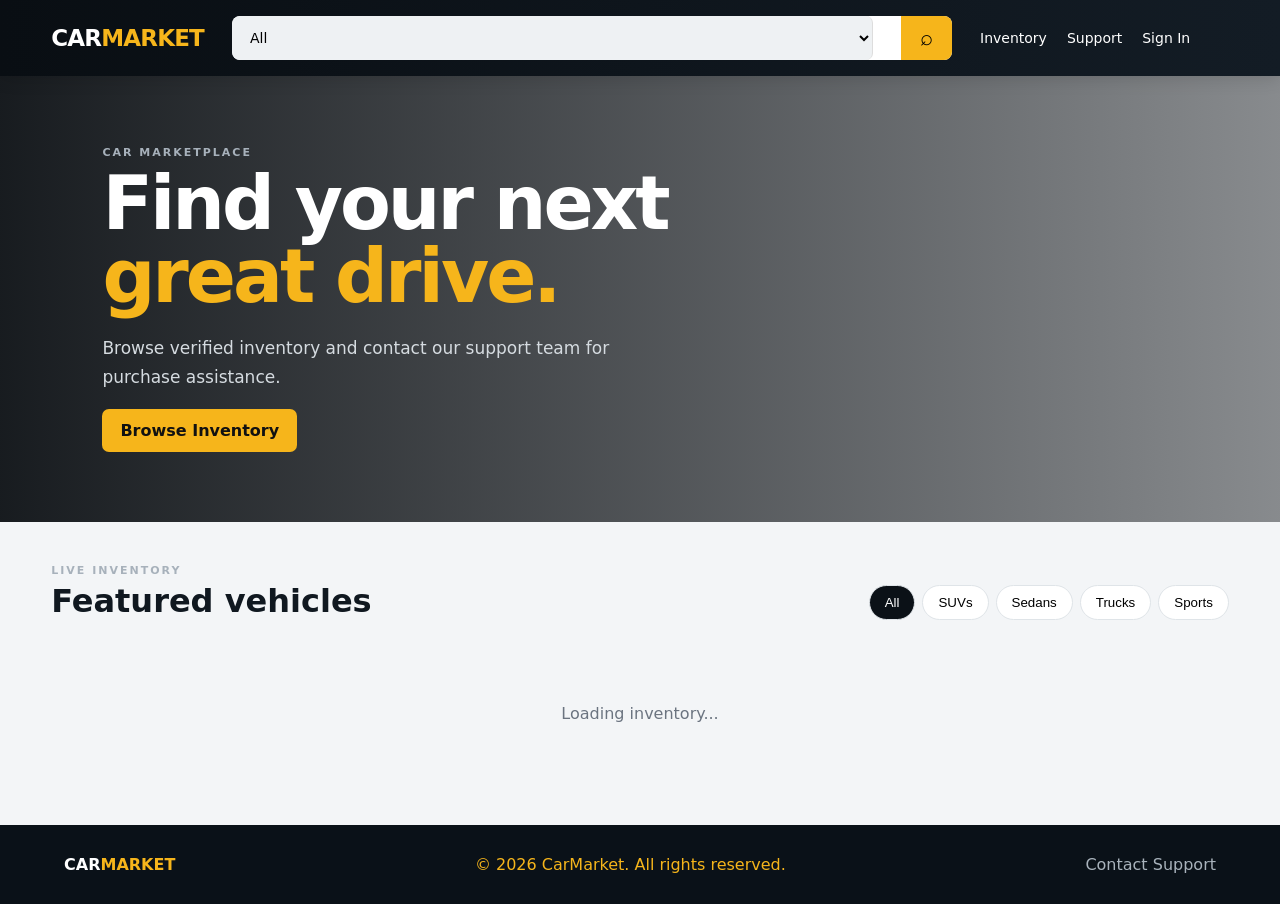
<file: templates/index.html>
<!doctype html>
<html lang="en"><head>
<meta charset="utf-8"><meta name="viewport" content="width=device-width,initial-scale=1">
<title>CarMarket | Premium Vehicle Marketplace</title>
<link rel="stylesheet" href="/static/css/style.css">
</head><body>
<header class="topbar">
  <a class="brand" href="/">CAR<span>MARKET</span></a>
  <div class="search"><select id="categorySelect"><option>All</option><option>SUVs</option><option>Sedans</option><option>Trucks</option><option>Sports Cars</option><option>Luxury</option></select><input id="searchInput" placeholder="Search make, model or category"><button onclick="loadCars()">⌕</button></div>
  <nav><a href="/">Inventory</a><a href="/contact">Support</a><a id="accountLink" href="/login">Sign In</a></nav>
</header>
<section class="hero">
  <div><p class="eyebrow">CAR MARKETPLACE</p><h1>Find your next<br><span>great drive.</span></h1><p>Browse verified inventory and contact our support team for purchase assistance.</p><a class="btn primary" href="#inventory">Browse Inventory</a></div>
</section>
<main id="inventory" class="page">
  <div class="section-head"><div><p class="eyebrow">LIVE INVENTORY</p><h2>Featured vehicles</h2></div><div class="filters"><button class="filter active" onclick="setCat('All',this)">All</button><button class="filter" onclick="setCat('SUVs',this)">SUVs</button><button class="filter" onclick="setCat('Sedans',this)">Sedans</button><button class="filter" onclick="setCat('Trucks',this)">Trucks</button><button class="filter" onclick="setCat('Sports Cars',this)">Sports</button></div></div>
  <div id="cars" class="car-grid"><div class="loading">Loading inventory...</div></div>
</main>
<footer><strong>CAR<span>MARKET</span></strong><span>© 2026 CarMarket. All rights reserved.</span><a href="/contact">Contact Support</a></footer>
<script src="/static/js/app.js"></script><script>document.addEventListener('DOMContentLoaded',()=>loadCars());</script>
</body></html>
</file>
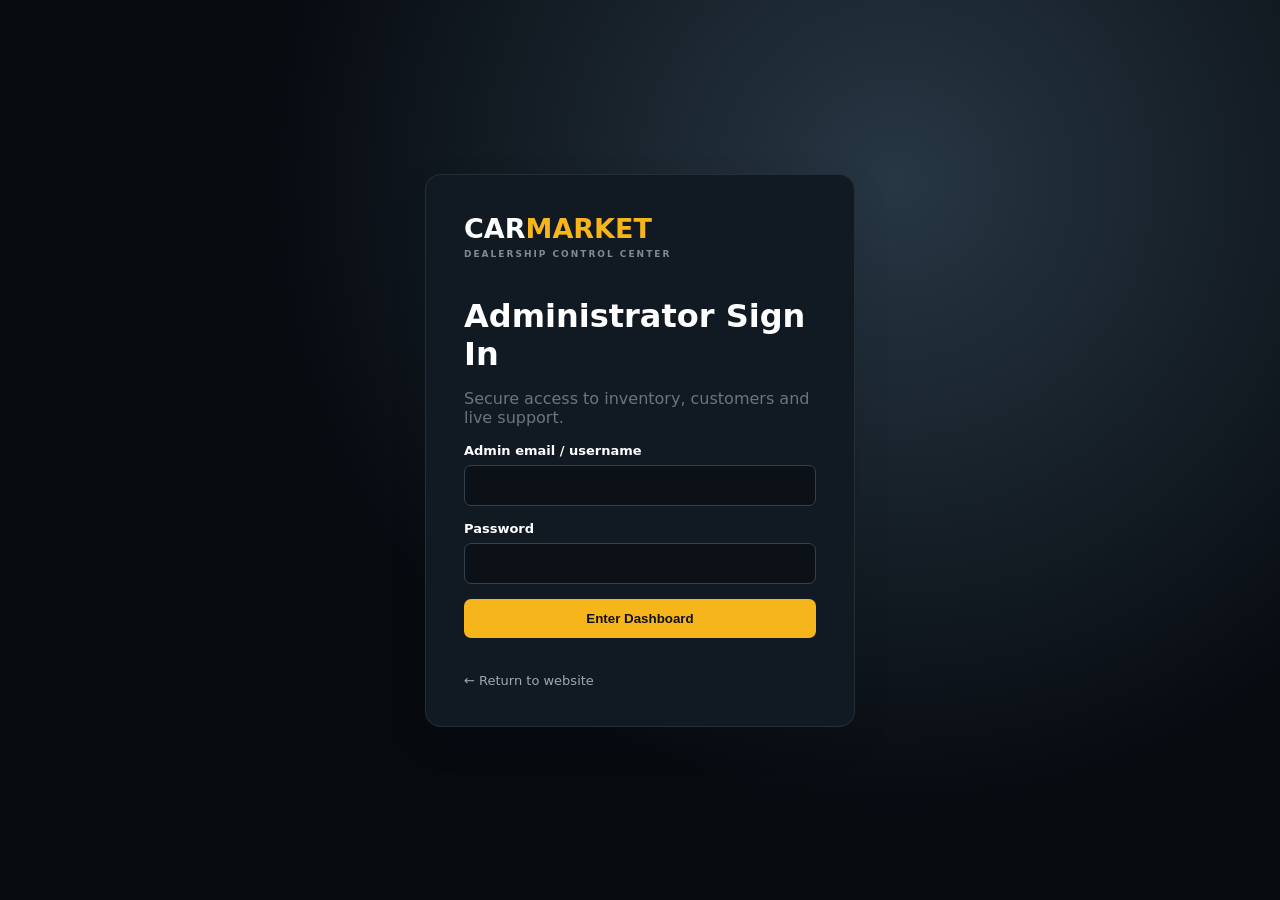
<file: templates/admin-login.html>
<!doctype html><html><head><meta charset="utf-8"><meta name="viewport" content="width=device-width,initial-scale=1"><title>Admin Login | CarMarket</title><link rel="stylesheet" href="/static/css/style.css"></head><body class="admin-auth"><div class="admin-login"><div class="admin-brand">CAR<span>MARKET</span><small>DEALERSHIP CONTROL CENTER</small></div><h1>Administrator Sign In</h1><p>Secure access to inventory, customers and live support.</p><form id="adminLoginForm"><label>Admin email / username<input id="email" autocomplete="username" required></label><label>Password<input id="password" type="password" autocomplete="current-password" required></label><button class="btn gold full">Enter Dashboard</button><div id="error" class="error"></div></form><a href="/">← Return to website</a></div></body><script src="/static/js/app.js"></script><script>setupAdminLogin();</script></html>
</file>
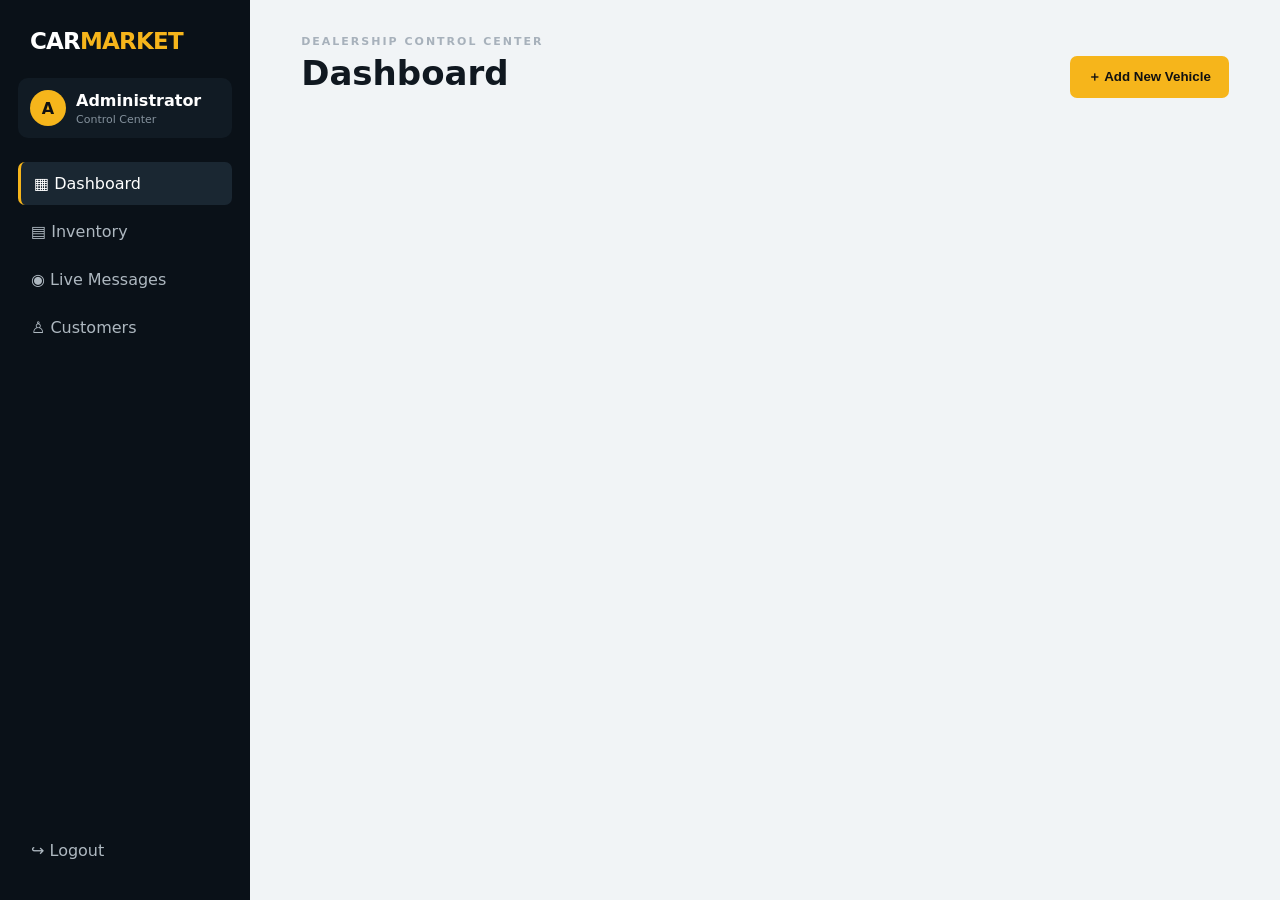
<file: templates/admin.html>
<!doctype html><html><head><meta charset="utf-8"><meta name="viewport" content="width=device-width,initial-scale=1"><title>Admin Dashboard | CarMarket</title><link rel="stylesheet" href="/static/css/style.css"></head><body class="admin-body"><aside class="sidebar"><a class="brand" href="/">CAR<span>MARKET</span></a><div class="admin-user"><div class="avatar">A</div><div><strong>Administrator</strong><small>Control Center</small></div></div><nav><button class="side active" data-view="dashboard">▦ Dashboard</button><button class="side" data-view="inventory">▤ Inventory</button><button class="side" data-view="messages">◉ Live Messages <b id="msgBadge"></b></button><button class="side" data-view="customers">♙ Customers</button></nav><button class="side logout" onclick="adminLogout()">↪ Logout</button></aside><main class="admin-main"><header class="admin-head"><div><p class="eyebrow">DEALERSHIP CONTROL CENTER</p><h1 id="viewTitle">Dashboard</h1></div><button class="btn gold" onclick="openCarModal()">＋ Add New Vehicle</button></header><section id="adminContent"></section></main><div id="modal" class="modal hidden"><div class="modal-card"><button class="modal-x" onclick="closeModal()">×</button><h2 id="modalTitle">Add Vehicle</h2><form id="carForm" class="form-grid"><input type="hidden" id="carId"><label>Year<input id="year" type="number" required></label><label>Make<input id="make" required></label><label>Model<input id="model" required></label><label>Category<select id="category"><option>SUVs</option><option>Sedans</option><option>Trucks</option><option>Sports Cars</option><option>Luxury</option><option>Other</option></select></label><label>Price ($)<input id="price" type="number" step="0.01" required></label><label>Mileage<input id="mileage" type="number" required></label><label>Transmission<input id="transmission" value="Automatic" required></label><label>Fuel Type<input id="fuel_type" value="Gasoline" required></label><label class="wide">Upload Photos<input id="photos" type="file" accept="image/*" multiple><small>Upload from your phone/computer. You can select multiple photos.</small></label><label class="wide">Or Image URLs<textarea id="imageUrls" placeholder="One direct image URL per line"></textarea></label><label class="wide">Description<textarea id="description"></textarea></label><label class="check"><input id="featured" type="checkbox"> Featured / Great Deal</label><button class="btn gold wide">Save Vehicle</button><div id="carError" class="error wide"></div></form></div></div><script src="/static/js/app.js"></script><script>initAdmin();</script></body></html>
</file>
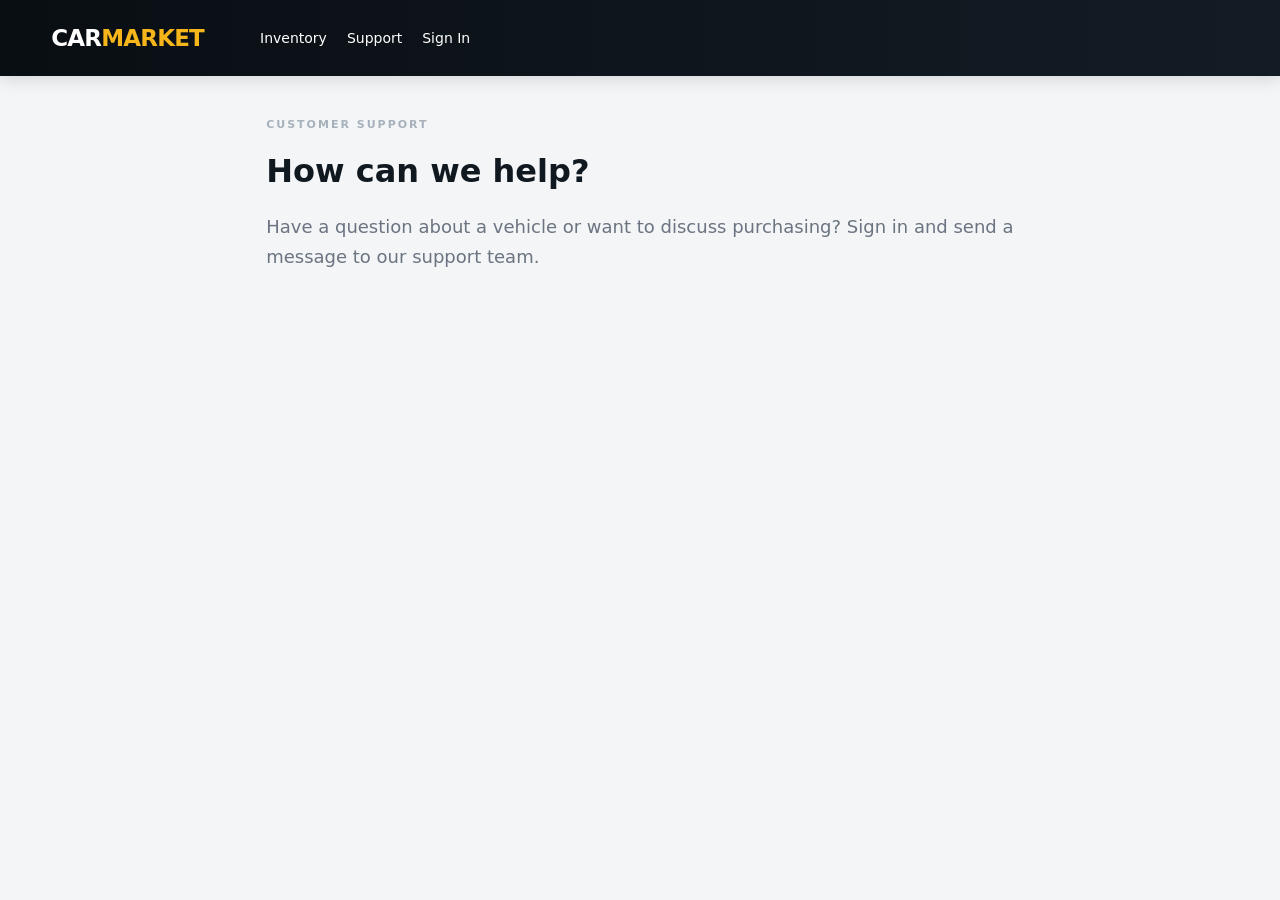
<file: templates/contact.html>
<!doctype html><html><head><meta charset="utf-8"><meta name="viewport" content="width=device-width,initial-scale=1"><title>Support | CarMarket</title><link rel="stylesheet" href="/static/css/style.css"></head><body><header class="topbar"><a class="brand" href="/">CAR<span>MARKET</span></a><div></div><nav><a href="/">Inventory</a><a href="/contact">Support</a><a id="accountLink" href="/login">Sign In</a></nav></header><main class="page narrow"><p class="eyebrow">CUSTOMER SUPPORT</p><h1>How can we help?</h1><p class="lead">Have a question about a vehicle or want to discuss purchasing? Sign in and send a message to our support team.</p><div id="contactArea"></div></main><script src="/static/js/app.js"></script><script>setupContact();</script></body></html>
</file>
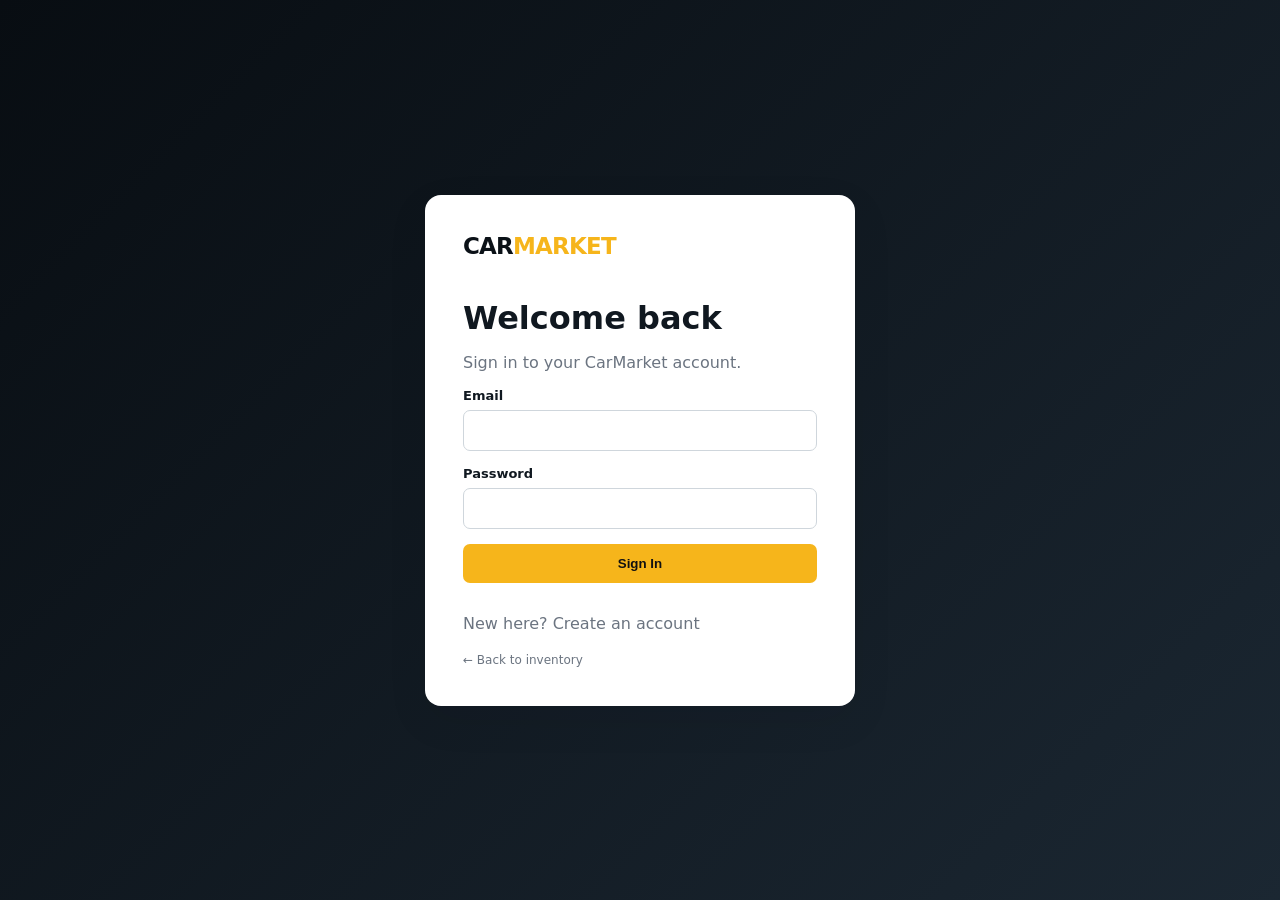
<file: templates/login.html>
<!doctype html><html><head><meta charset="utf-8"><meta name="viewport" content="width=device-width,initial-scale=1"><title>Sign In | CarMarket</title><link rel="stylesheet" href="/static/css/style.css"></head><body class="auth-body"><div class="auth-card"><a class="brand" href="/">CAR<span>MARKET</span></a><h1>Welcome back</h1><p>Sign in to your CarMarket account.</p><form id="loginForm"><label>Email<input id="email" type="email" required></label><label>Password<input id="password" type="password" required></label><button class="btn primary full">Sign In</button><div id="error" class="error"></div></form><p class="muted">New here? <a href="/register">Create an account</a></p><a class="muted small" href="/">← Back to inventory</a></div><script src="/static/js/app.js"></script><script>setupCustomerLogin();</script></body></html>
</file>
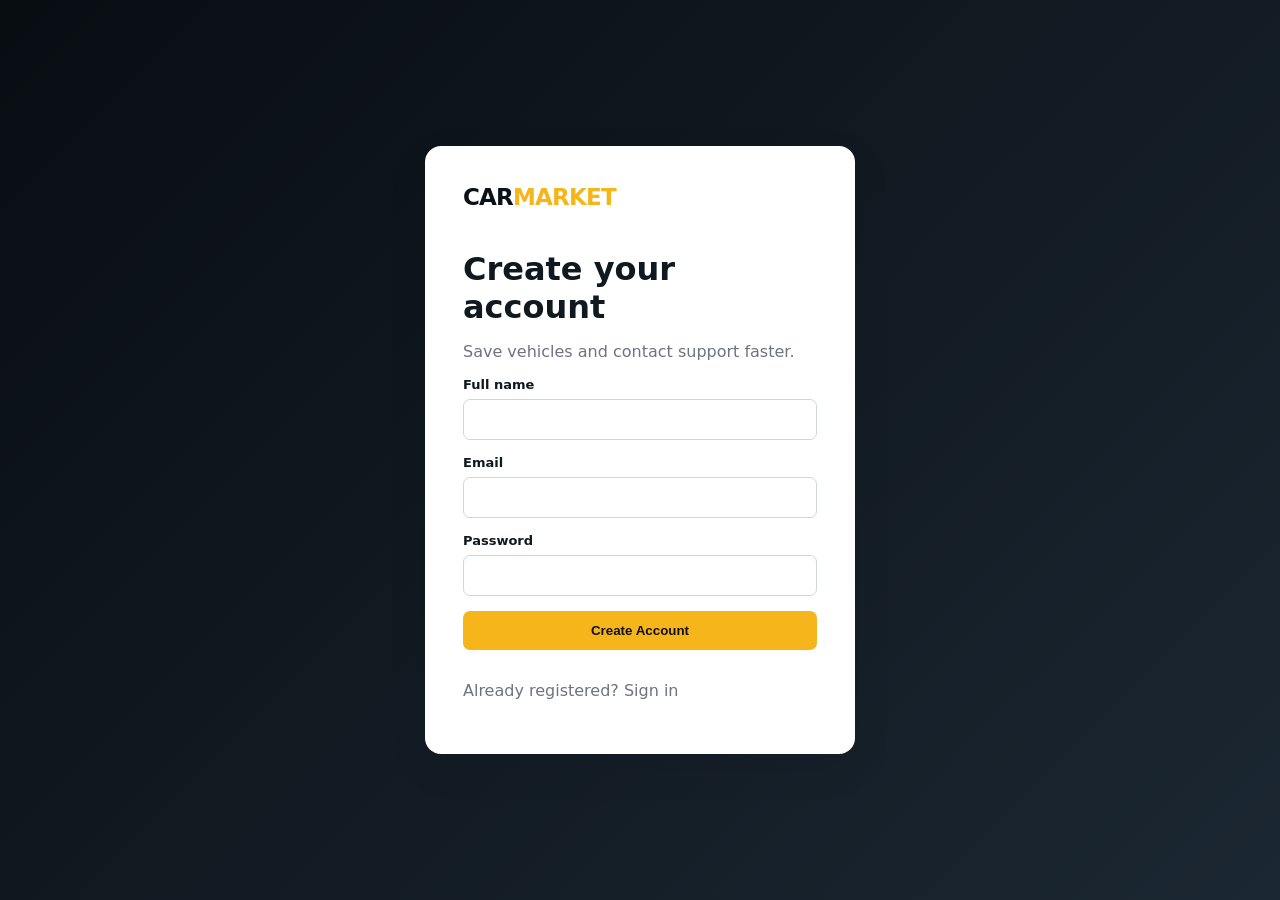
<file: templates/register.html>
<!doctype html><html><head><meta charset="utf-8"><meta name="viewport" content="width=device-width,initial-scale=1"><title>Create Account | CarMarket</title><link rel="stylesheet" href="/static/css/style.css"></head><body class="auth-body"><div class="auth-card"><a class="brand" href="/">CAR<span>MARKET</span></a><h1>Create your account</h1><p>Save vehicles and contact support faster.</p><form id="registerForm"><label>Full name<input id="name" required minlength="2"></label><label>Email<input id="email" type="email" required></label><label>Password<input id="password" type="password" minlength="8" required></label><button class="btn primary full">Create Account</button><div id="error" class="error"></div></form><p class="muted">Already registered? <a href="/login">Sign in</a></p></div><script src="/static/js/app.js"></script><script>setupRegister();</script></body></html>
</file>
<file: static/css/style.css>
:root{--nav:#0b1117;--nav2:#111a23;--gold:#f6b51b;--gold2:#ffcc3a;--bg:#f3f5f7;--ink:#101820;--muted:#6b7480;--line:#dfe4e8;--card:#fff;--green:#16834b;--red:#b42318;--shadow:0 14px 40px rgba(10,18,28,.08)}
*{box-sizing:border-box}html{scroll-behavior:smooth}body{margin:0;font-family:Inter,ui-sans-serif,system-ui,-apple-system,BlinkMacSystemFont,"Segoe UI",sans-serif;background:var(--bg);color:var(--ink)}a{text-decoration:none;color:inherit}.brand{font-size:23px;font-weight:900;letter-spacing:-.8px;color:#fff}.brand span,.admin-brand span,footer span{color:var(--gold)}.topbar{height:76px;background:linear-gradient(90deg,#090e13,#131c25);display:flex;align-items:center;gap:28px;padding:0 4vw;color:#fff;position:sticky;top:0;z-index:20;box-shadow:0 3px 16px #0002}.topbar nav{display:flex;gap:20px;font-size:14px;white-space:nowrap}.topbar nav a:hover{color:var(--gold)}.search{display:flex;flex:1;max-width:720px;height:44px;border-radius:8px;overflow:hidden;background:#fff}.search select,.search input{border:0;outline:0;padding:0 14px;font-size:14px}.search select{background:#eef1f3;border-right:1px solid #ddd}.search input{flex:1}.search button{width:56px;border:0;background:var(--gold);font-size:22px;cursor:pointer}.hero{min-height:440px;padding:70px 8vw;display:flex;align-items:center;background:linear-gradient(90deg,rgba(5,9,13,.92),rgba(5,9,13,.45)),url("https://images.unsplash.com/photo-1503376780353-7e6692767b70?auto=format&fit=crop&w=1800&q=85") center/cover;color:#fff}.hero h1{font-size:clamp(42px,6vw,74px);line-height:.98;margin:8px 0 22px;letter-spacing:-3px}.hero h1 span{color:var(--gold)}.hero p:not(.eyebrow){max-width:560px;color:#d5dbe0;font-size:17px;line-height:1.7}.eyebrow{font-size:11px;font-weight:900;letter-spacing:2px;color:#a7b1bb;margin:0}.page{max-width:1400px;margin:auto;padding:42px 4vw}.section-head{display:flex;justify-content:space-between;gap:20px;align-items:end;margin-bottom:24px}.section-head h2{font-size:32px;margin:5px 0 0}.filters{display:flex;gap:7px;flex-wrap:wrap}.filter{border:1px solid var(--line);background:#fff;border-radius:999px;padding:9px 15px;cursor:pointer}.filter.active,.filter:hover{background:var(--nav);color:#fff}.car-grid{display:grid;grid-template-columns:repeat(3,1fr);gap:20px}.car-card{background:#fff;border:1px solid var(--line);border-radius:12px;overflow:hidden;box-shadow:0 5px 18px #0b11170a;transition:.2s}.car-card:hover{transform:translateY(-3px);box-shadow:var(--shadow)}.car-image{height:220px;position:relative;background:#e9edf0}.car-image img{width:100%;height:100%;object-fit:cover}.badge{position:absolute;left:12px;top:12px;background:var(--gold);padding:7px 10px;border-radius:5px;font-size:11px;font-weight:900}.car-body{padding:18px}.car-body h3{margin:0 0 8px;font-size:19px}.specs{font-size:12px;color:var(--muted);display:flex;gap:8px;flex-wrap:wrap}.price{font-size:28px;font-weight:900;margin-top:18px}.monthly{font-size:12px;color:var(--muted)}.btn{border:0;border-radius:7px;padding:12px 18px;font-weight:800;cursor:pointer;display:inline-flex;align-items:center;justify-content:center;gap:8px}.primary,.gold{background:var(--gold);color:#111}.primary:hover,.gold:hover{background:var(--gold2)}.full{width:100%}.car-body .btn{margin-top:16px;width:100%}.loading{padding:60px;text-align:center;color:var(--muted);grid-column:1/-1}.auth-body{min-height:100vh;display:grid;place-items:center;background:linear-gradient(135deg,#080d12,#1b2732)}.auth-card,.admin-login{width:min(430px,92vw);background:#fff;border-radius:16px;padding:38px;box-shadow:var(--shadow)}.auth-card .brand{display:block;color:var(--nav);margin-bottom:40px}.auth-card h1,.admin-login h1{margin-bottom:6px}.auth-card p,.admin-login p{color:var(--muted)}form{display:grid;gap:15px}label{font-size:13px;font-weight:700;display:grid;gap:7px}input,select,textarea{width:100%;border:1px solid #cfd6dc;border-radius:7px;padding:12px;background:#fff;outline:none;font:inherit}input:focus,select:focus,textarea:focus{border-color:var(--gold);box-shadow:0 0 0 3px #f6b51b22}textarea{min-height:100px;resize:vertical}.muted{color:var(--muted)}.small{font-size:12px}.error{color:var(--red);font-size:13px}.narrow{max-width:850px}.lead{color:var(--muted);font-size:18px;line-height:1.7}.detail-grid{display:grid;grid-template-columns:1.3fr .9fr;gap:34px}.gallery-main{height:500px;border-radius:15px;overflow:hidden;background:#e8edf0}.gallery-main img{width:100%;height:100%;object-fit:cover}.thumbs{display:flex;gap:10px;margin-top:12px;overflow:auto}.thumbs img{width:90px;height:65px;object-fit:cover;border-radius:7px;cursor:pointer}.detail-panel{background:#fff;border:1px solid var(--line);border-radius:14px;padding:30px;height:max-content}.detail-panel h1{font-size:36px;margin:5px 0 12px}.detail-price{font-size:40px;font-weight:900}.spec-table{display:grid;grid-template-columns:1fr 1fr;margin:25px 0;border-top:1px solid var(--line)}.spec-table div{padding:13px 0;border-bottom:1px solid var(--line);font-size:13px}.support-box{background:#f8fafb;border:1px solid var(--line);padding:18px;border-radius:10px;margin-top:18px}.admin-auth{min-height:100vh;background:radial-gradient(circle at 70% 20%,#273744,#070b10 55%);display:grid;place-items:center;color:#fff}.admin-login{background:#111a23;color:#fff;border:1px solid #ffffff15}.admin-login input{background:#0b1117;color:#fff;border-color:#33414e}.admin-login>a{display:block;margin-top:20px;color:#9ca9b5;font-size:13px}.admin-brand{font-weight:900;font-size:27px;margin-bottom:38px}.admin-brand small{display:block;font-size:9px;letter-spacing:2px;color:#7e8b96;margin-top:5px}.admin-body{display:flex;min-height:100vh;background:#f1f4f6}.sidebar{width:250px;background:#0a1118;color:#fff;padding:28px 18px;display:flex;flex-direction:column;gap:24px;position:fixed;inset:0 auto 0 0}.sidebar .brand{padding:0 12px}.admin-user{display:flex;gap:10px;align-items:center;background:#111b24;padding:12px;border-radius:10px}.admin-user small{display:block;color:#84919c;font-size:11px;margin-top:3px}.avatar{width:36px;height:36px;border-radius:50%;display:grid;place-items:center;background:var(--gold);color:#111;font-weight:900}.sidebar nav{display:grid;gap:5px}.side{border:0;background:transparent;color:#aeb8c0;text-align:left;padding:12px 13px;border-radius:7px;cursor:pointer;font:inherit}.side:hover,.side.active{background:#1a2732;color:#fff}.side.active{border-left:3px solid var(--gold)}.logout{margin-top:auto}.admin-main{margin-left:250px;width:calc(100% - 250px);padding:35px 4vw}.admin-head{display:flex;justify-content:space-between;align-items:end;margin-bottom:28px}.admin-head h1{margin:5px 0;font-size:34px}.stats{display:grid;grid-template-columns:repeat(4,1fr);gap:16px}.stat{background:#fff;border:1px solid var(--line);border-radius:11px;padding:20px}.stat small{color:var(--muted)}.stat strong{display:block;font-size:30px;margin-top:7px}.panel{background:#fff;border:1px solid var(--line);border-radius:12px;margin-top:20px;overflow:hidden}.panel-head{padding:18px 20px;border-bottom:1px solid var(--line);display:flex;justify-content:space-between}.table-wrap{overflow:auto}.table{width:100%;border-collapse:collapse;min-width:760px}.table th,.table td{text-align:left;padding:13px 16px;border-bottom:1px solid #edf0f2;font-size:13px}.table th{font-size:11px;color:var(--muted);text-transform:uppercase;letter-spacing:.7px}.mini-img{width:62px;height:42px;border-radius:5px;object-fit:cover}.status{display:inline-block;padding:5px 8px;border-radius:999px;font-size:10px;font-weight:800}.available{background:#e7f6ee;color:var(--green)}.sold{background:#fdecec;color:var(--red)}.reserved{background:#fff5dc;color:#8a5b00}.actions{display:flex;gap:6px}.icon-btn{border:1px solid var(--line);background:#fff;border-radius:6px;padding:7px;cursor:pointer}.icon-btn.danger{color:var(--red)}.modal{position:fixed;inset:0;background:#071018aa;display:grid;place-items:center;padding:20px;z-index:50}.modal.hidden{display:none}.modal-card{background:#fff;width:min(800px,96vw);max-height:92vh;overflow:auto;border-radius:14px;padding:28px;position:relative}.modal-x{position:absolute;right:15px;top:12px;border:0;background:transparent;font-size:28px;cursor:pointer}.form-grid{grid-template-columns:1fr 1fr}.wide{grid-column:1/-1}.form-grid small{font-weight:400;color:var(--muted)}.check{display:flex;grid-template-columns:auto 1fr;align-items:center;gap:8px}.check input{width:auto}.message-list{display:grid;gap:12px}.message{background:#fff;border:1px solid var(--line);padding:18px;border-radius:11px}.message-head{display:flex;justify-content:space-between;gap:12px}.message-head small{color:var(--muted)}.message p{line-height:1.5}.reply{display:flex;gap:8px}.reply input{flex:1}.customer-row{display:flex;justify-content:space-between;padding:17px 20px;border-bottom:1px solid var(--line)}footer{background:#0a1118;color:#a9b3bc;padding:30px 5vw;display:flex;justify-content:space-between;gap:20px;flex-wrap:wrap}footer strong{color:#fff}@media(max-width:1000px){.car-grid{grid-template-columns:repeat(2,1fr)}.detail-grid{grid-template-columns:1fr}.stats{grid-template-columns:repeat(2,1fr)}}@media(max-width:760px){.topbar{height:auto;padding:15px;flex-wrap:wrap}.topbar nav{order:3;width:100%;justify-content:space-between}.search{order:2;max-width:none}.hero{min-height:400px;padding:55px 7vw}.car-grid{grid-template-columns:1fr}.section-head{align-items:start;flex-direction:column}.sidebar{width:70px;padding:18px 8px}.sidebar .brand{font-size:0}.sidebar .brand:first-letter{font-size:23px}.admin-user div:not(.avatar),.sidebar nav .side{font-size:0}.sidebar nav .side:first-letter{font-size:20px}.admin-main{margin-left:70px;width:calc(100% - 70px);padding:25px 15px}.admin-head{align-items:start;gap:10px}.admin-head h1{font-size:25px}.form-grid{grid-template-columns:1fr}.wide{grid-column:auto}.stats{grid-template-columns:1fr 1fr}.detail-panel h1{font-size:28px}.gallery-main{height:330px}}
</file>
